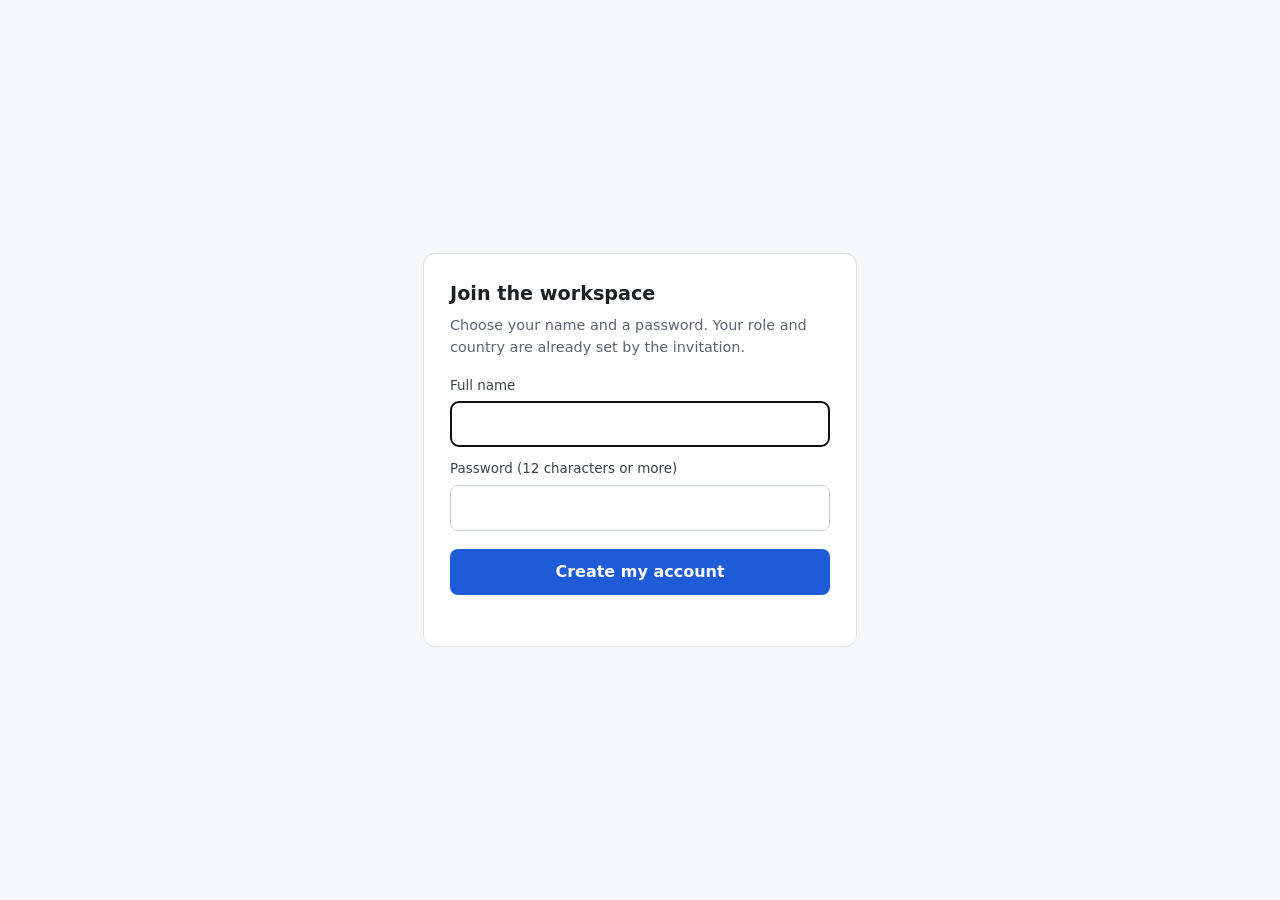
<file: server/static/invite.html>
<!doctype html>
<html lang="en">
<head>
<meta charset="utf-8">
<meta name="viewport" content="width=device-width, initial-scale=1">
<title>Join the HANNA workspace</title>
<style>
  body { margin:0; min-height:100vh; display:grid; place-items:center; background:#f6f7f9;
         color:#1c1f23; font:16px/1.5 system-ui, -apple-system, "Segoe UI", sans-serif; }
  main { width:min(92vw, 380px); background:#fff; border:1px solid #dde1e6; border-radius:12px;
         padding:26px; }
  h1 { font-size:1.2rem; margin:0 0 6px; }
  p { color:#5b6470; font-size:.9rem; margin:0 0 18px; }
  label { display:block; font-size:.84rem; margin:12px 0 5px; color:#3b424b; }
  input { width:100%; box-sizing:border-box; padding:10px 12px; font:inherit; border:1px solid #c9cfd6;
          border-radius:8px; }
  button { width:100%; margin-top:18px; padding:11px; font:inherit; font-weight:600; color:#fff;
           background:#1f5bd7; border:0; border-radius:8px; cursor:pointer; }
  #error { color:#a3231f; font-size:.86rem; margin-top:10px; min-height:1.1em; }
</style>
</head>
<body>
<main>
  <h1>Join the workspace</h1>
  <p>Choose your name and a password. Your role and country are already set by the invitation.</p>
  <label for="name">Full name</label>
  <input id="name" autocomplete="name" autofocus>
  <label for="password">Password (12 characters or more)</label>
  <input id="password" type="password" autocomplete="new-password">
  <button id="submit">Create my account</button>
  <div id="error" role="alert"></div>
</main>
<script>
  const token = decodeURIComponent(location.pathname.split("/").filter(Boolean).pop() || "");
  document.getElementById("submit").addEventListener("click", async () => {
    const error = document.getElementById("error");
    error.textContent = "";
    const response = await fetch("/auth/invite/" + encodeURIComponent(token), {
      method: "POST",
      headers: {"Content-Type": "application/json"},
      body: JSON.stringify({
        display_name: document.getElementById("name").value,
        password: document.getElementById("password").value
      })
    });
    if (!response.ok) {
      const body = await response.json().catch(() => ({}));
      error.textContent = body.detail || "Could not accept the invitation.";
      return;
    }
    location.href = "/portal";
  });
</script>
</body>
</html>
</file>
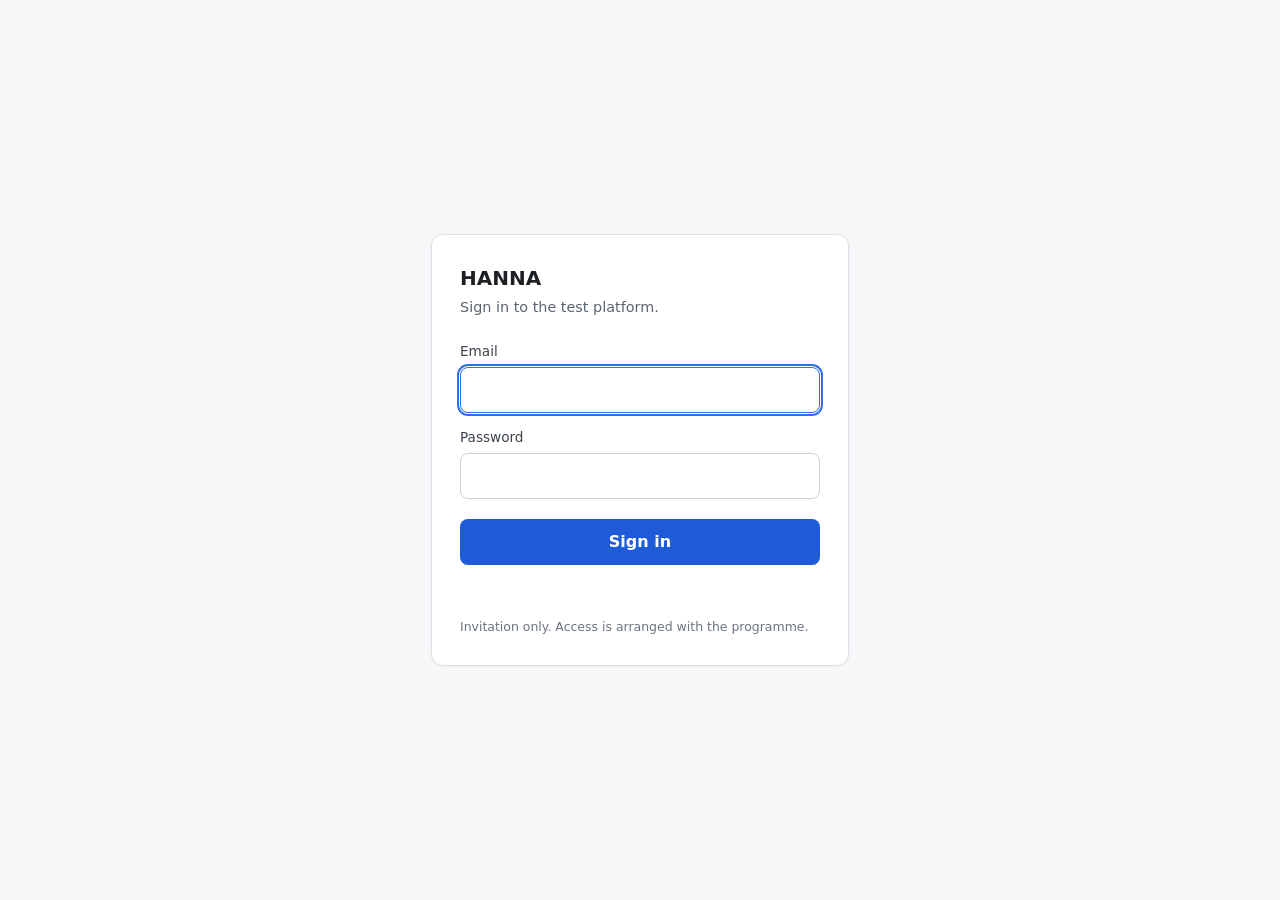
<file: server/static/login.html>
<!doctype html>
<html lang="en">
<head>
<meta charset="utf-8">
<meta name="viewport" content="width=device-width, initial-scale=1">
<title>Sign in — HANNA</title>
<style>
  :root { color-scheme: light dark; }
  body { margin:0; min-height:100vh; display:grid; place-items:center;
         font:16px/1.5 system-ui, -apple-system, "Segoe UI", sans-serif;
         background:#f6f7f9; color:#1c1f23; }
  main { width:min(92vw, 360px); background:#fff; border:1px solid #dde1e6;
         border-radius:12px; padding:28px; box-shadow:0 1px 3px rgba(0,0,0,.04); }
  h1 { font-size:1.25rem; margin:0 0 4px; }
  p.sub { margin:0 0 22px; color:#5b6470; font-size:.9rem; }
  label { display:block; font-size:.85rem; margin:14px 0 6px; color:#3b424b; }
  input { width:100%; box-sizing:border-box; padding:10px 12px; font:inherit;
          border:1px solid #c9cfd6; border-radius:8px; background:#fff; color:inherit; }
  input:focus { outline:2px solid #2f6fed; outline-offset:1px; border-color:#2f6fed; }
  button { width:100%; margin-top:20px; padding:11px; font:inherit; font-weight:600;
           color:#fff; background:#1f5bd7; border:0; border-radius:8px; cursor:pointer; }
  button:disabled { opacity:.6; cursor:default; }
  #error { margin-top:14px; color:#a3231f; font-size:.88rem; min-height:1.2em; }
  footer { margin-top:22px; font-size:.78rem; color:#6b7480; }
</style>
</head>
<body>
<main>
  <h1>HANNA</h1>
  <p class="sub">Sign in to the test platform.</p>
  <form id="form" novalidate>
    <label for="email">Email</label>
    <input id="email" name="email" type="email" autocomplete="username" required autofocus>
    <label for="password">Password</label>
    <input id="password" name="password" type="password" autocomplete="current-password" required>
    <button id="submit" type="submit">Sign in</button>
    <div id="error" role="alert"></div>
  </form>
  <footer>Invitation only. Access is arranged with the programme.</footer>
</main>
<script>
  const form = document.getElementById("form");
  const error = document.getElementById("error");
  const submit = document.getElementById("submit");

  form.addEventListener("submit", async (event) => {
    event.preventDefault();
    error.textContent = "";
    submit.disabled = true;
    try {
      const response = await fetch("/auth/login", {
        method: "POST",
        headers: {"Content-Type": "application/json"},
        body: JSON.stringify({
          email: document.getElementById("email").value,
          password: document.getElementById("password").value
        })
      });
      if (!response.ok) {
        const body = await response.json().catch(() => ({}));
        error.textContent = body.detail || "Sign-in failed.";
        return;
      }
      const next = new URLSearchParams(location.search).get("next") || "/portal";
      location.href = next.startsWith("/") ? next : "/";
    } catch (err) {
      error.textContent = "Network error. Try again.";
    } finally {
      submit.disabled = false;
    }
  });
</script>
</body>
</html>
</file>
